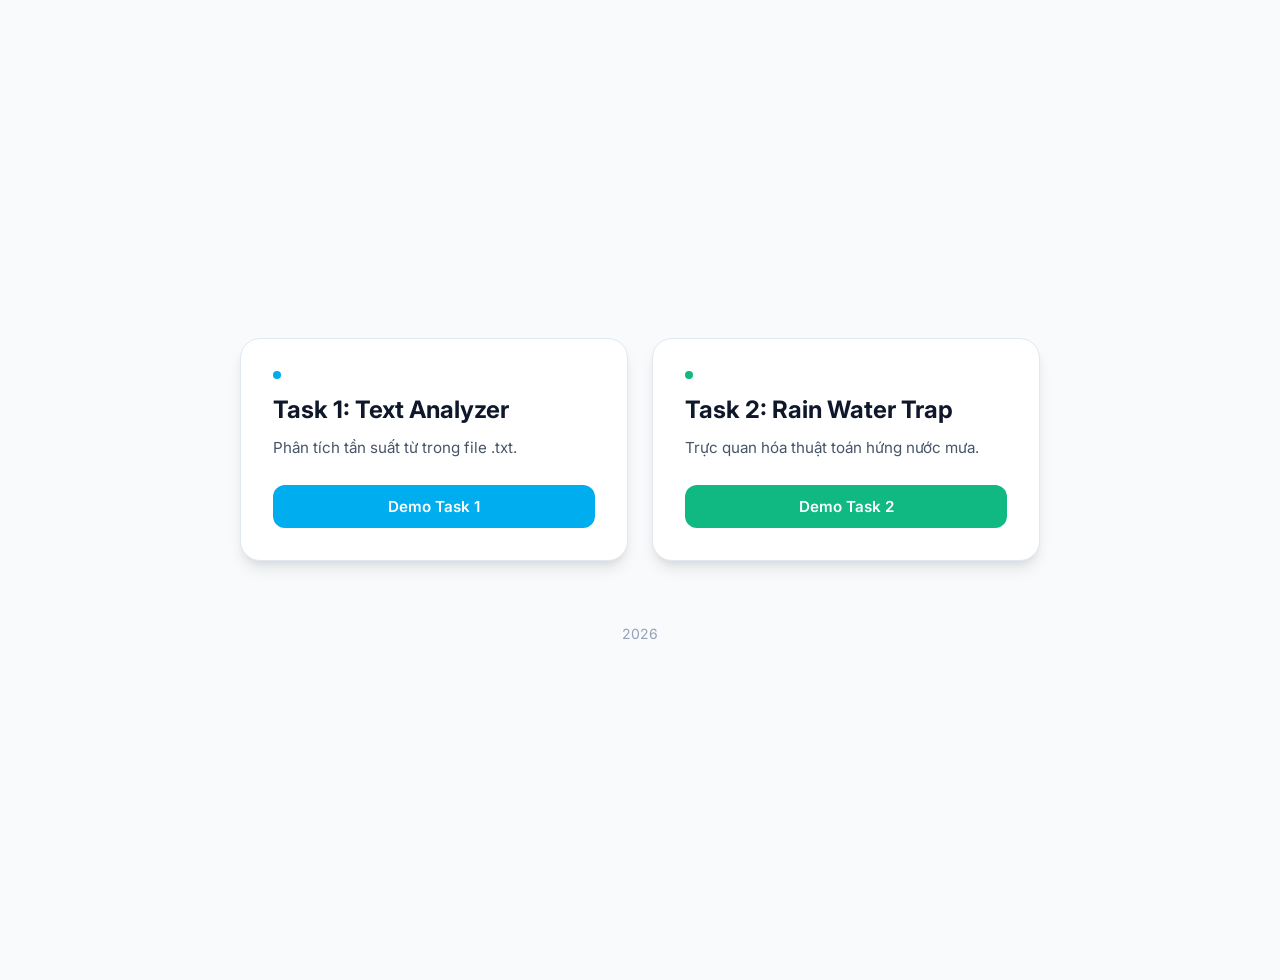
<file: index.html>
<!DOCTYPE html>
<html lang="vi">

<head>
    <meta charset="UTF-8">
    <meta name="viewport" content="width=device-width, initial-scale=1.0">
    <title>Recruitment Test - Aimesoft</title>
    <link rel="stylesheet" href="https://fonts.googleapis.com/css2?family=Inter:wght@400;500;600;700&display=swap">
    <style>
        :root {
            --primary: #00adef;
            --secondary: #0f172a;
            --bg: #f8fafc;
            --card-bg: #ffffff;
            --text: #1e293b;
        }

        body {
            font-family: 'Inter', system-ui, -apple-system, sans-serif;
            background-color: var(--bg);
            color: var(--text);
            margin: 0;
            display: flex;
            flex-direction: column;
            align-items: center;
            justify-content: center;
            min-height: 100vh;
            padding: 40px 20px;
        }

        .header {
            text-align: center;
            margin-bottom: 3rem;
        }

        h1 {
            color: var(--secondary);
            font-size: 2.5rem;
            font-weight: 800;
            margin: 0;
            letter-spacing: -0.025em;
        }

        p.subtitle {
            color: #64748b;
            font-size: 1.125rem;
            margin-top: 0.5rem;
        }

        .grid {
            display: grid;
            grid-template-columns: repeat(auto-fit, minmax(300px, 1fr));
            gap: 24px;
            max-width: 800px;
            width: 100%;
        }

        .card {
            background: var(--card-bg);
            padding: 32px;
            border-radius: 20px;
            box-shadow: 0 10px 15px -3px rgba(0, 0, 0, 0.1), 0 4px 6px -2px rgba(0, 0, 0, 0.05);
            text-decoration: none;
            color: inherit;
            transition: all 0.3s cubic-bezier(0.4, 0, 0.2, 1);
            display: flex;
            flex-direction: column;
            border: 1px solid #e2e8f0;
        }

        .card:hover {
            transform: translateY(-8px);
            box-shadow: 0 20px 25px -5px rgba(0, 0, 0, 0.1), 0 10px 10px -5px rgba(0, 0, 0, 0.04);
            border-color: var(--primary);
        }

        .task-dot {
            width: 8px;
            height: 8px;
            background: var(--primary);
            border-radius: 50%;
            margin-bottom: 16px;
        }

        h3 {
            margin: 0 0 12px 0;
            font-size: 1.5rem;
            font-weight: 700;
            color: var(--secondary);
        }

        p.description {
            color: #475569;
            font-size: 0.95rem;
            line-height: 1.6;
            margin: 0 0 24px 0;
            flex-grow: 1;
        }

        .btn {
            display: inline-flex;
            align-items: center;
            justify-content: center;
            padding: 12px 24px;
            background: var(--primary);
            color: white;
            border-radius: 12px;
            font-weight: 600;
            font-size: 0.95rem;
            transition: opacity 0.2s;
        }

        .card:hover .btn {
            opacity: 0.9;
        }

        .footer {
            margin-top: 4rem;
            color: #94a3b8;
            font-size: 0.875rem;
        }
    </style>
</head>

<body>


    <div class="grid">
        <a href="frontend/task1/index.html" class="card">
            <div class="task-dot"></div>
            <h3>Task 1: Text Analyzer</h3>
            <p class="description">Phân tích tần suất từ trong file .txt.</p>
            <span class="btn">Demo Task 1</span>
        </a>

        <a href="frontend/task2/index.html" class="card">
            <div class="task-dot" style="background: #10b981;"></div>
            <h3>Task 2: Rain Water Trap</h3>
            <p class="description">Trực quan hóa thuật toán hứng nước mưa.</p>
            <span class="btn" style="background: #10b981;">Demo Task 2</span>
        </a>
    </div>

    <div class="footer">
        2026
    </div>
</body>

</html>
</file>
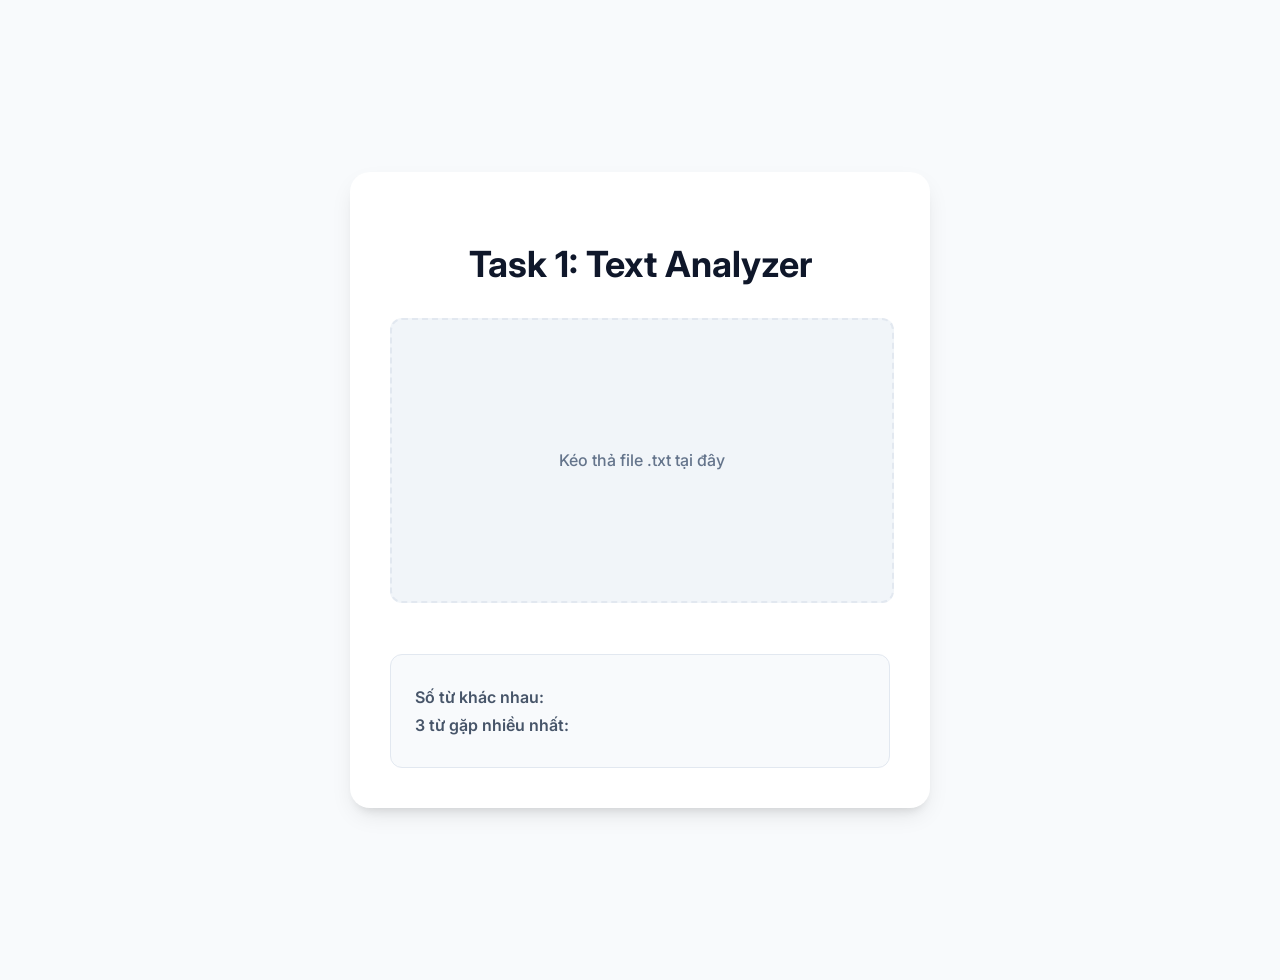
<file: frontend/task1/index.html>
<!DOCTYPE html>
<html lang="en">

<head>
    <meta charset="UTF-8" />
    <title>Text Analyzer</title>
    <link rel="stylesheet" href="style.css" />
</head>

<body>

    <div id="container">
        <h2>Task 1: Text Analyzer</h2>

        <div id="drop-zone">
            <span>Kéo thả file .txt tại đây</span>
        </div>

        <p id="error"></p>

        <div id="result">
            <p>Số từ khác nhau: <span id="unique"></span></p>
            <p>3 từ gặp nhiều nhất:</p>
            <ul id="top"></ul>
        </div>
    </div>

    <script src="main.js"></script>
</body>

</html>
</file>
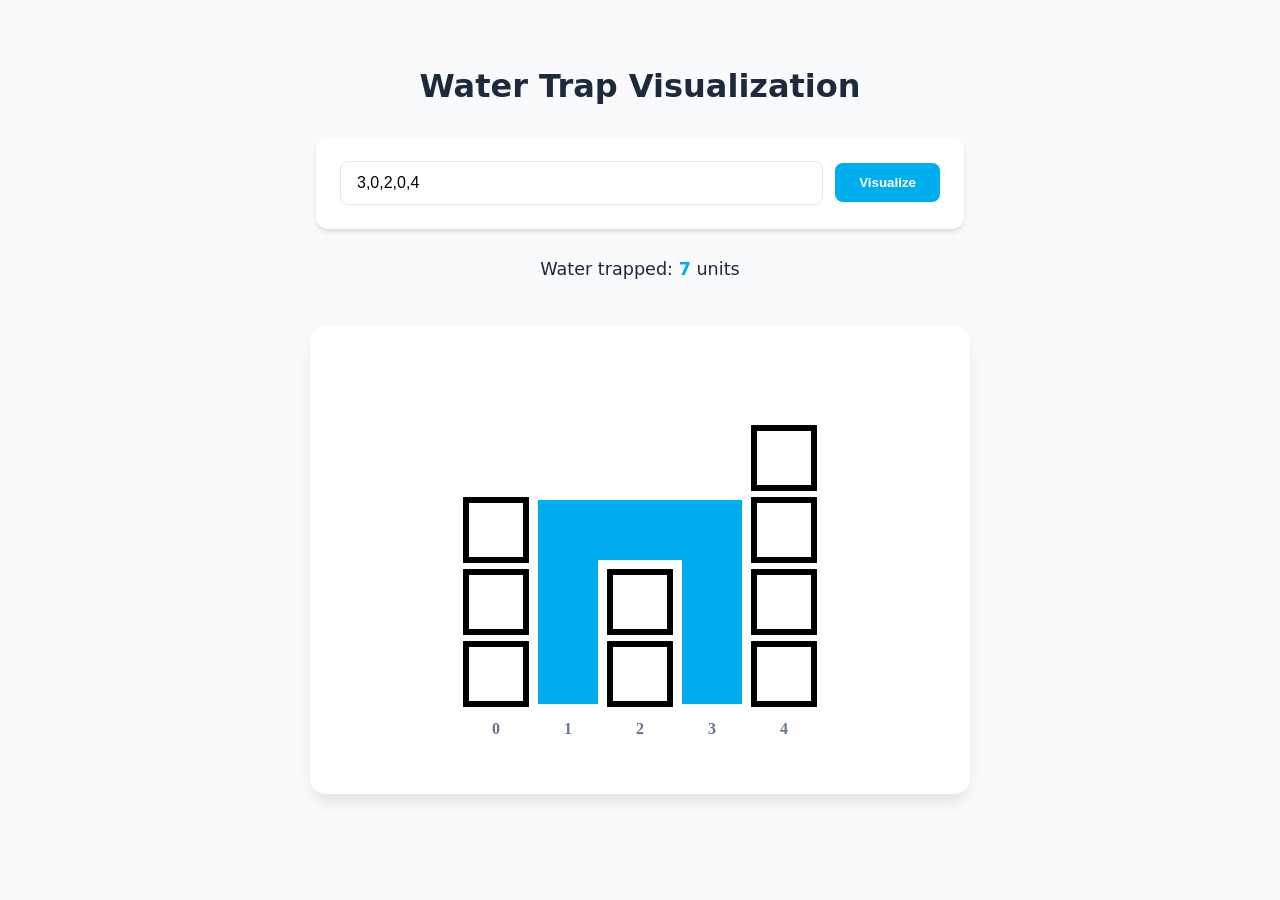
<file: frontend/task2/index.html>
<!DOCTYPE html>
<html>

<head>
    <meta charset="UTF-8">
    <title>Water Trap</title>
    <link rel="stylesheet" href="style.css">
</head>

<body>

    <h2>Water Trap Visualization</h2>

    <div class="controls">
        <input id="input" placeholder="VD: 3,0,2,0,4" value="3,0,2,0,4" />
        <button onclick="handleDraw()">Visualize</button>
    </div>

    <div class="info">
        Water trapped: <span id="result">0</span> units
        <div id="error"></div>
    </div>

    <div class="canvas-container">
        <canvas id="canvas" width="600" height="400"></canvas>
    </div>

    <script src="main.js"></script>
    <script>
        // Draw the example on load
        window.onload = handleDraw;
    </script>
</body>

</html>
</file>
<file: frontend/task1/style.css>
@import url('https://fonts.googleapis.com/css2?family=Inter:wght@400;500;600;700&display=swap');

:root {
  --primary-color: #00adef;
  --bg-color: #f8fafc;
  --card-bg: #ffffff;
  --text-color: #1e293b;
  --border-color: #e2e8f0;
}

body {
  font-family: 'Inter', system-ui, -apple-system, sans-serif;
  background-color: var(--bg-color);
  color: var(--text-color);
  min-height: 100vh;
  display: flex;
  flex-direction: column;
  align-items: center;
  justify-content: center;
  padding: 40px 20px;
  margin: 0;
}

h2 {
  font-weight: 700;
  font-size: 2.25rem;
  margin-bottom: 2rem;
  color: #0f172a;
}

#container {
  background: var(--card-bg);
  padding: 40px;
  border-radius: 20px;
  box-shadow: 0 10px 25px -5px rgba(0, 0, 0, 0.1), 0 8px 10px -6px rgba(0, 0, 0, 0.1);
  width: 100%;
  max-width: 500px;
  text-align: center;
}

#drop-zone {
  width: 100%;
  aspect-ratio: 16 / 9;
  border: 2px dashed var(--border-color);
  border-radius: 12px;
  display: flex;
  flex-direction: column;
  align-items: center;
  justify-content: center;
  margin-bottom: 24px;
  cursor: pointer;
  transition: all 0.3s ease;
  background: #f1f5f9;
  color: #64748b;
  font-weight: 500;
  gap: 12px;
}

#drop-zone:hover, #drop-zone.dragover {
  border-color: var(--primary-color);
  background: rgba(0, 173, 239, 0.05);
  color: var(--primary-color);
}

#error {
  color: #ef4444;
  font-size: 0.9rem;
  margin-top: -12px;
  margin-bottom: 20px;
  height: 1.2rem;
}

#result {
  text-align: left;
  background: #f8fafc;
  padding: 24px;
  border-radius: 12px;
  border: 1px solid var(--border-color);
}

#result p {
  margin: 8px 0;
  font-weight: 600;
  color: #475569;
}

#unique {
  color: var(--primary-color);
}

#top {
  list-style: none;
  padding: 0;
  margin: 8px 0 0 0;
}

#top li {
  padding: 8px 12px;
  background: white;
  margin-bottom: 4px;
  border-radius: 6px;
  border-left: 3px solid var(--primary-color);
  font-size: 0.95rem;
  box-shadow: 0 1px 2px rgba(0,0,0,0.05);
}
</file>
<file: frontend/task2/style.css>
:root {
  --primary-color: #00adef;
  --bg-color: #f8fafc;
  --card-bg: #ffffff;
  --text-color: #1e293b;
  --border-color: #e2e8f0;
}

body {
  font-family: 'Inter', system-ui, -apple-system, sans-serif;
  background-color: var(--bg-color);
  color: var(--text-color);
  display: flex;
  flex-direction: column;
  align-items: center;
  padding: 40px;
  margin: 0;
}

h2 {
  font-weight: 700;
  font-size: 2rem;
  margin-bottom: 2rem;
}

.controls {
  background: var(--card-bg);
  padding: 24px;
  border-radius: 12px;
  box-shadow: 0 4px 6px -1px rgb(0 0 0 / 0.1), 0 2px 4px -2px rgb(0 0 0 / 0.1);
  display: flex;
  gap: 12px;
  align-items: center;
  margin-bottom: 30px;
  width: 100%;
  max-width: 600px;
}

input {
  flex: 1;
  padding: 12px 16px;
  border: 1px solid var(--border-color);
  border-radius: 8px;
  font-size: 1rem;
  outline: none;
  transition: border-color 0.2s;
}

input:focus {
  border-color: var(--primary-color);
}

button {
  padding: 12px 24px;
  background-color: var(--primary-color);
  color: white;
  border: none;
  border-radius: 8px;
  font-weight: 600;
  cursor: pointer;
  transition: opacity 0.2s;
}

button:hover {
  opacity: 0.9;
}

.info {
  font-size: 1.1rem;
  margin-bottom: 20px;
  font-weight: 500;
}

#result {
  color: var(--primary-color);
  font-weight: 700;
}

#error {
  color: #ef4444;
  margin-top: 8px;
  font-size: 0.9rem;
  height: 1.2rem;
}

.canvas-container {
  background: var(--card-bg);
  padding: 30px;
  border-radius: 16px;
  box-shadow: 0 10px 15px -3px rgb(0 0 0 / 0.1);
  max-width: 100%;
  overflow: auto;
}

canvas {
  display: block;
}
</file>
